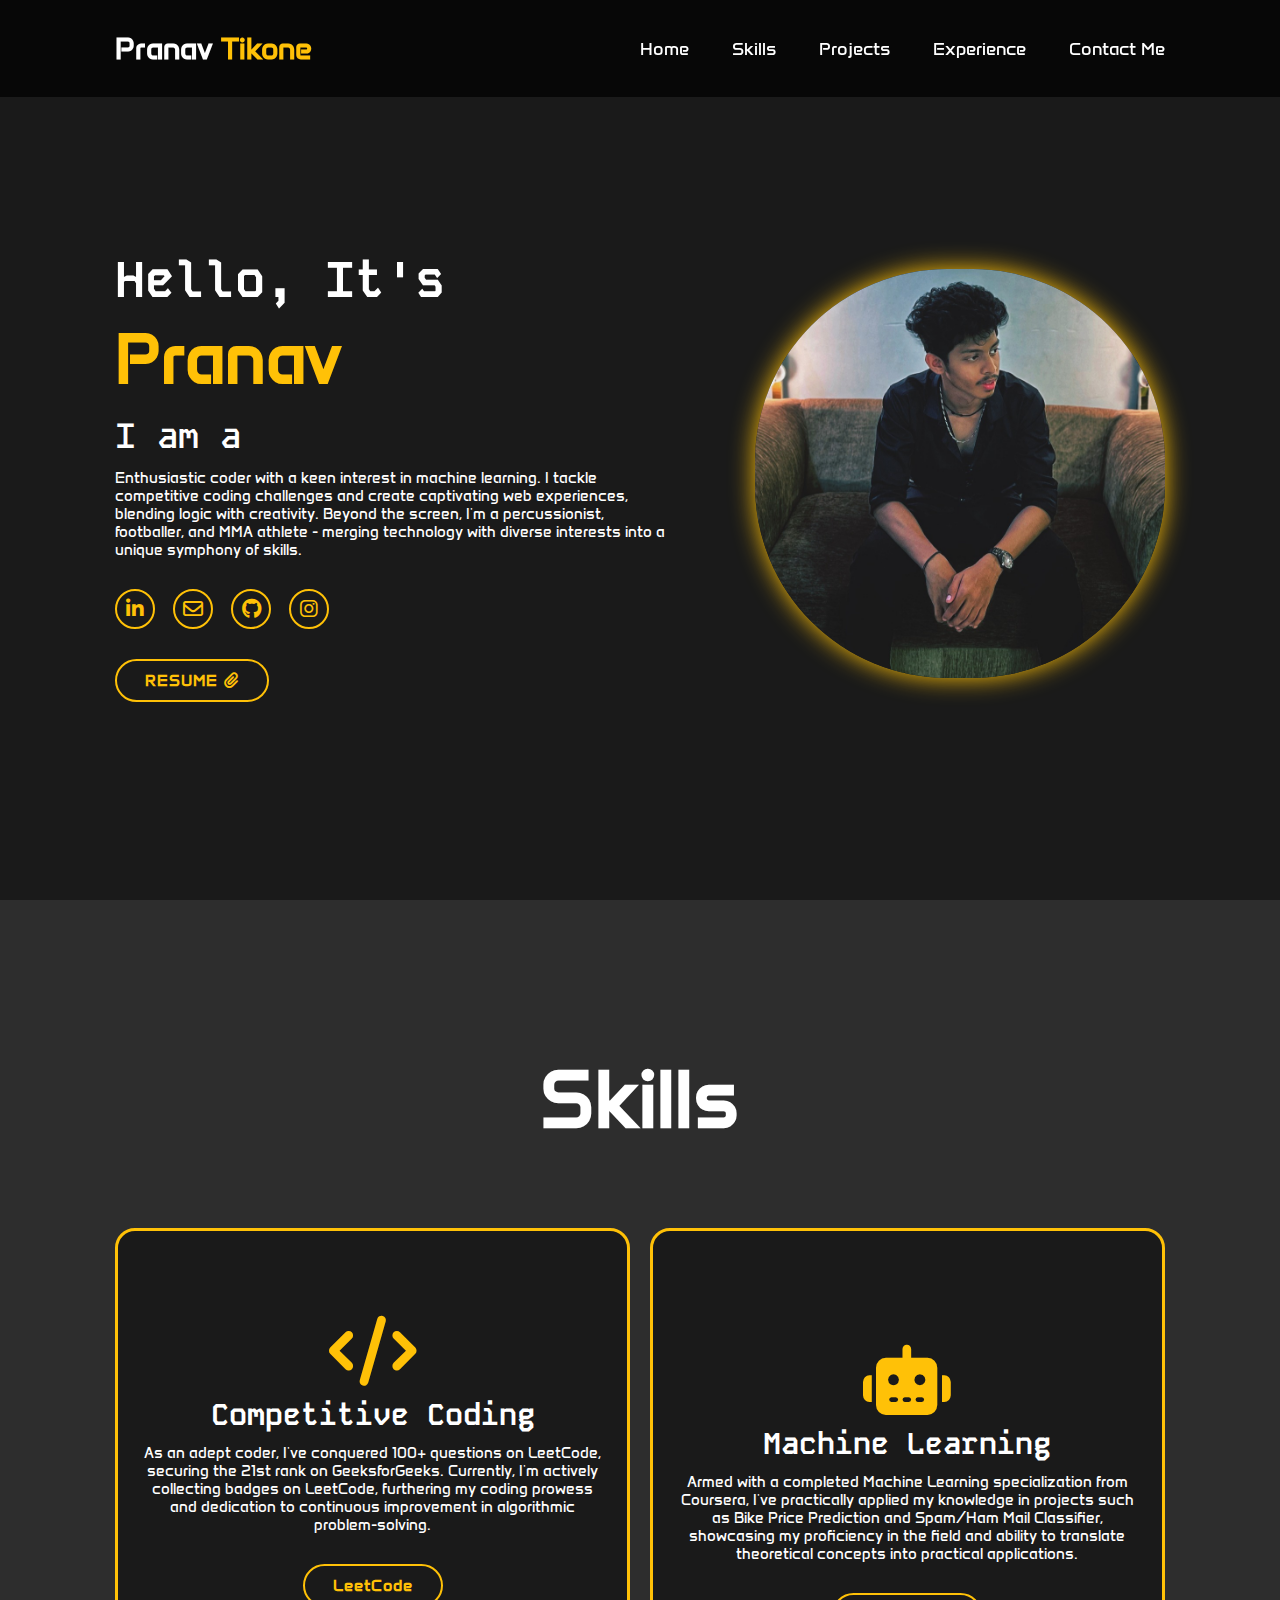
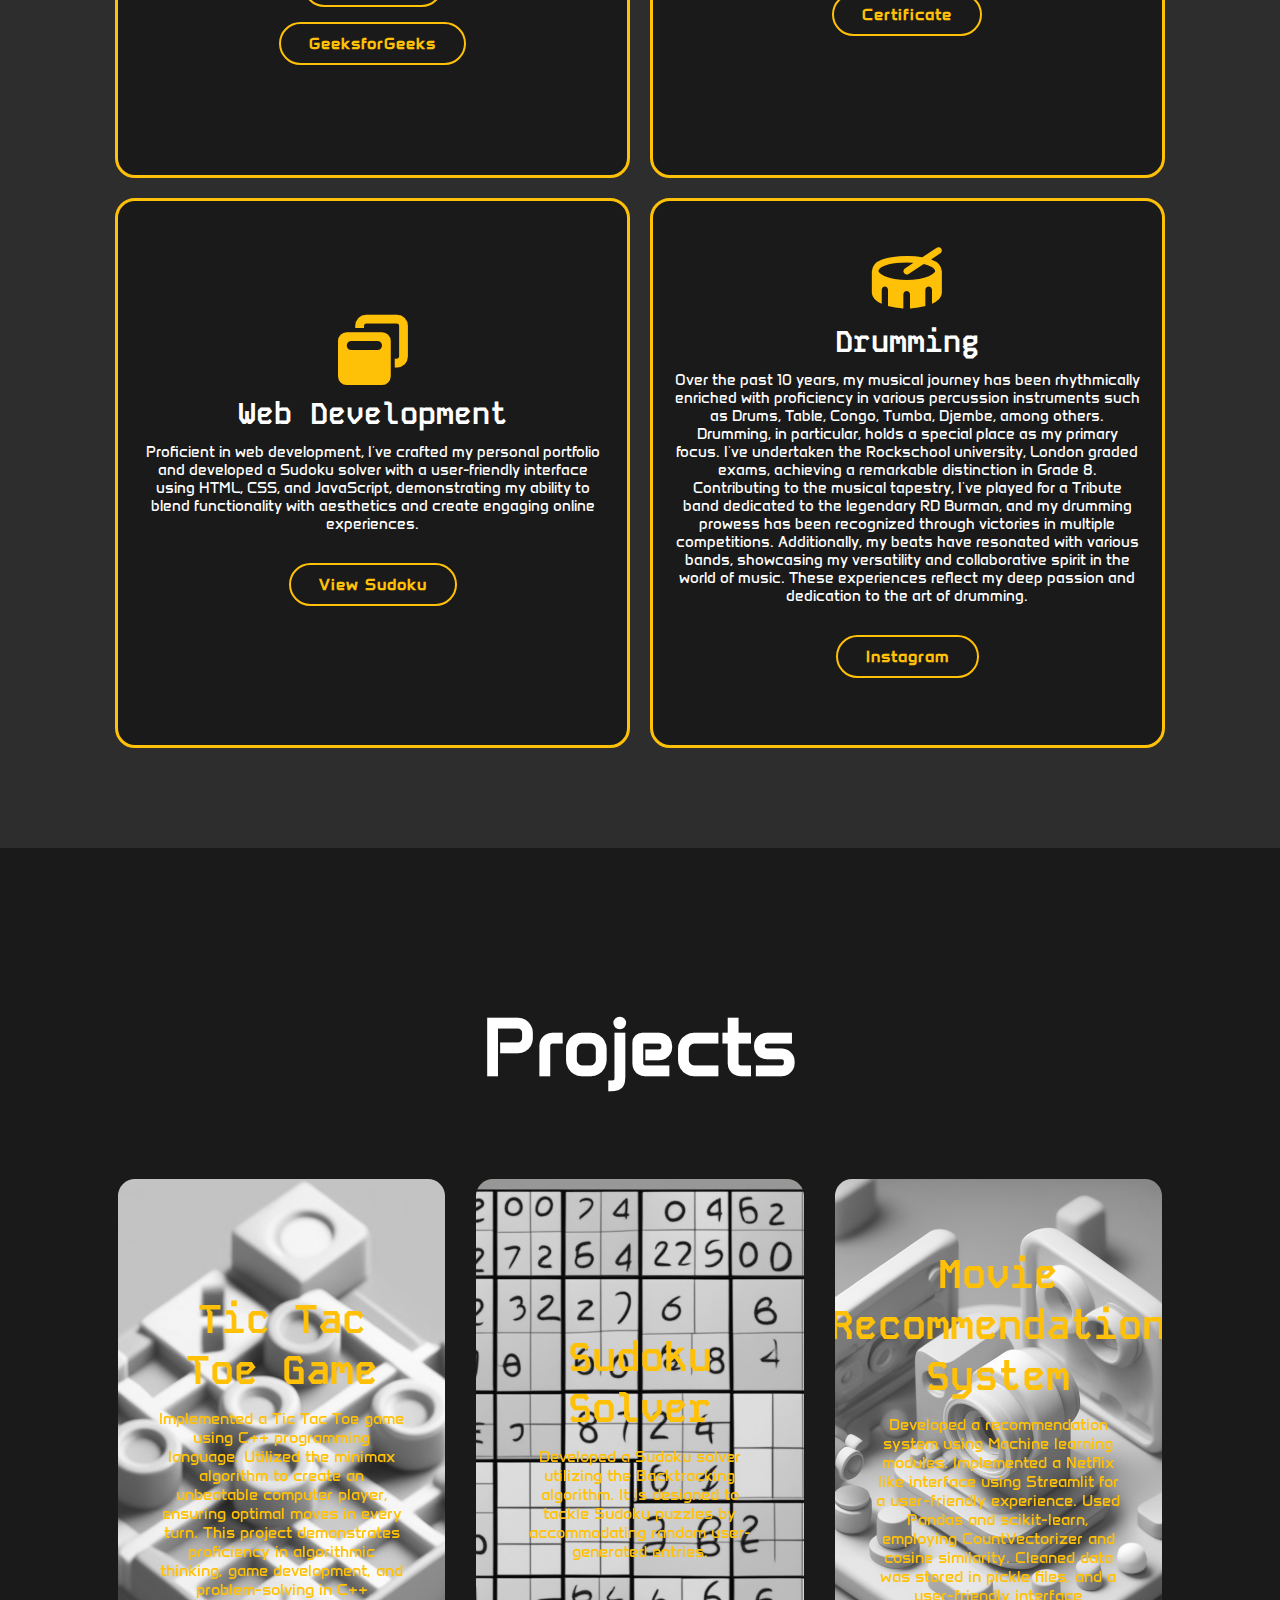
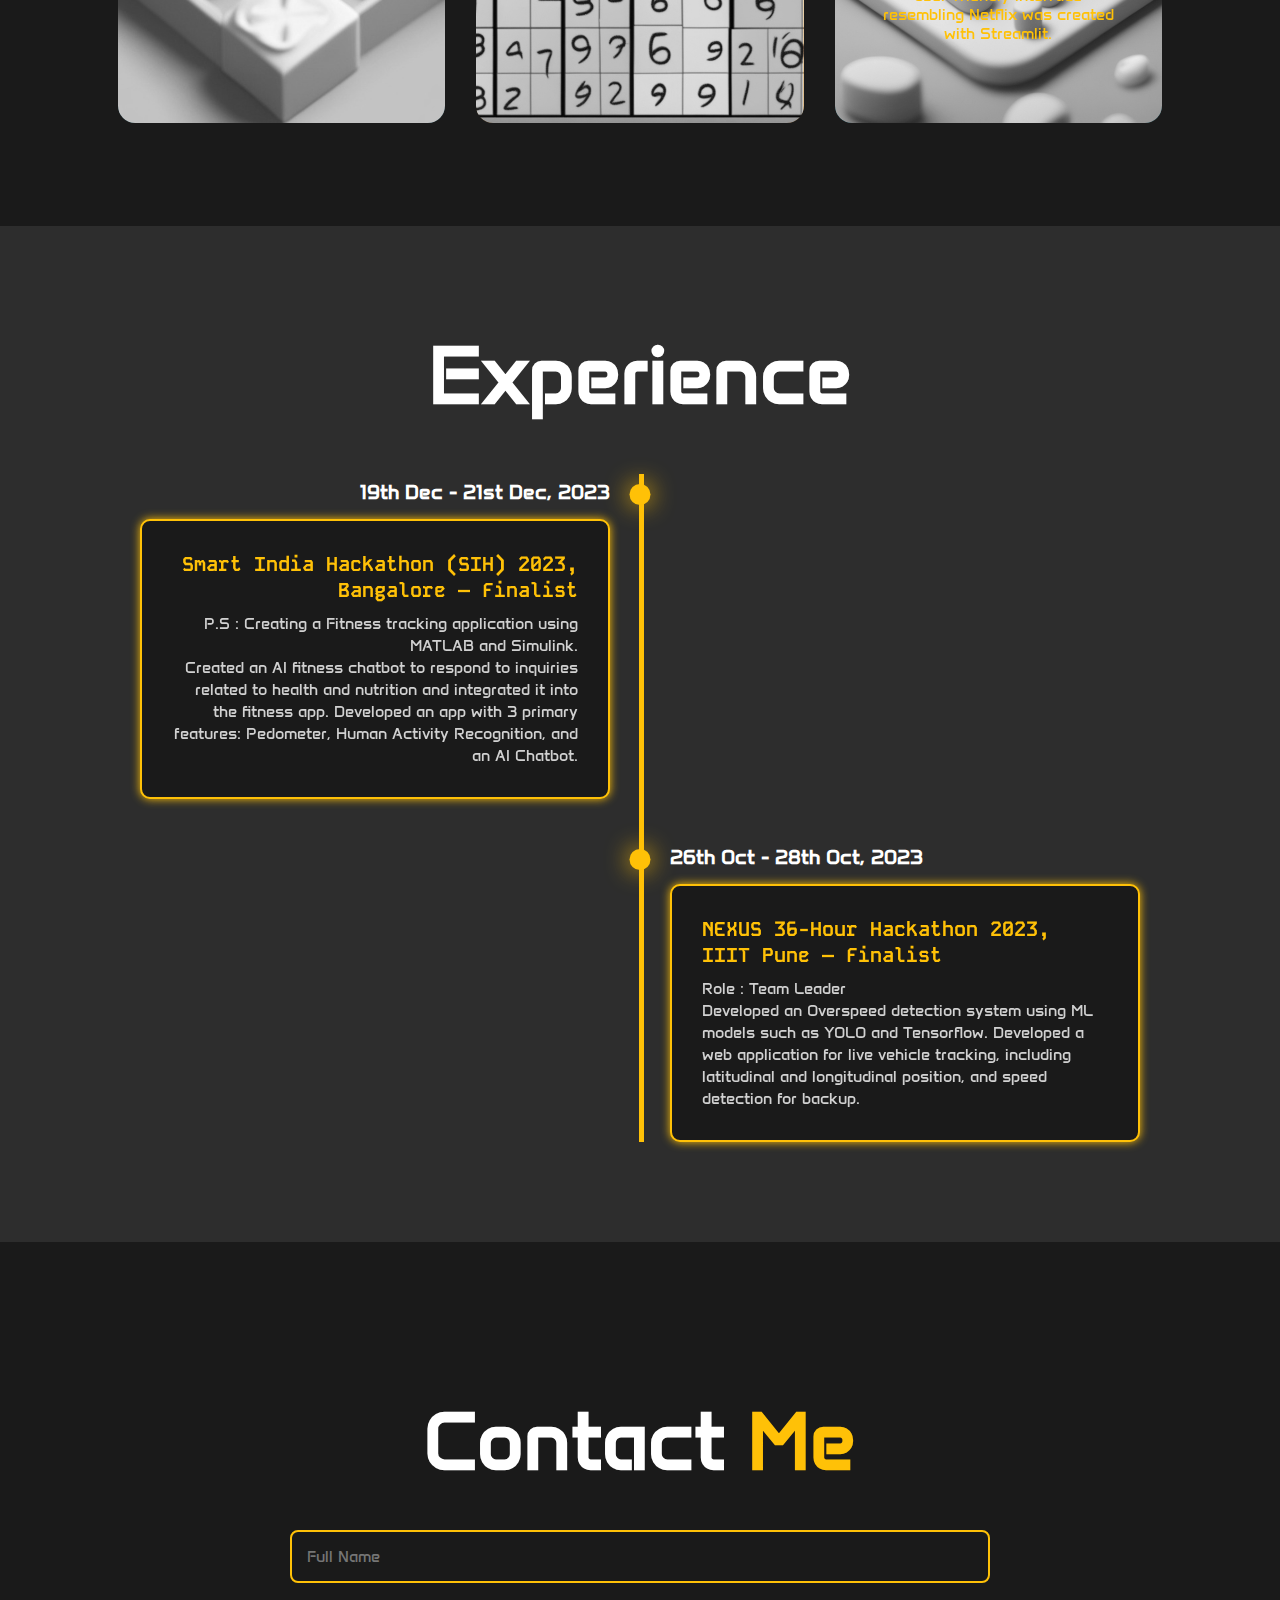
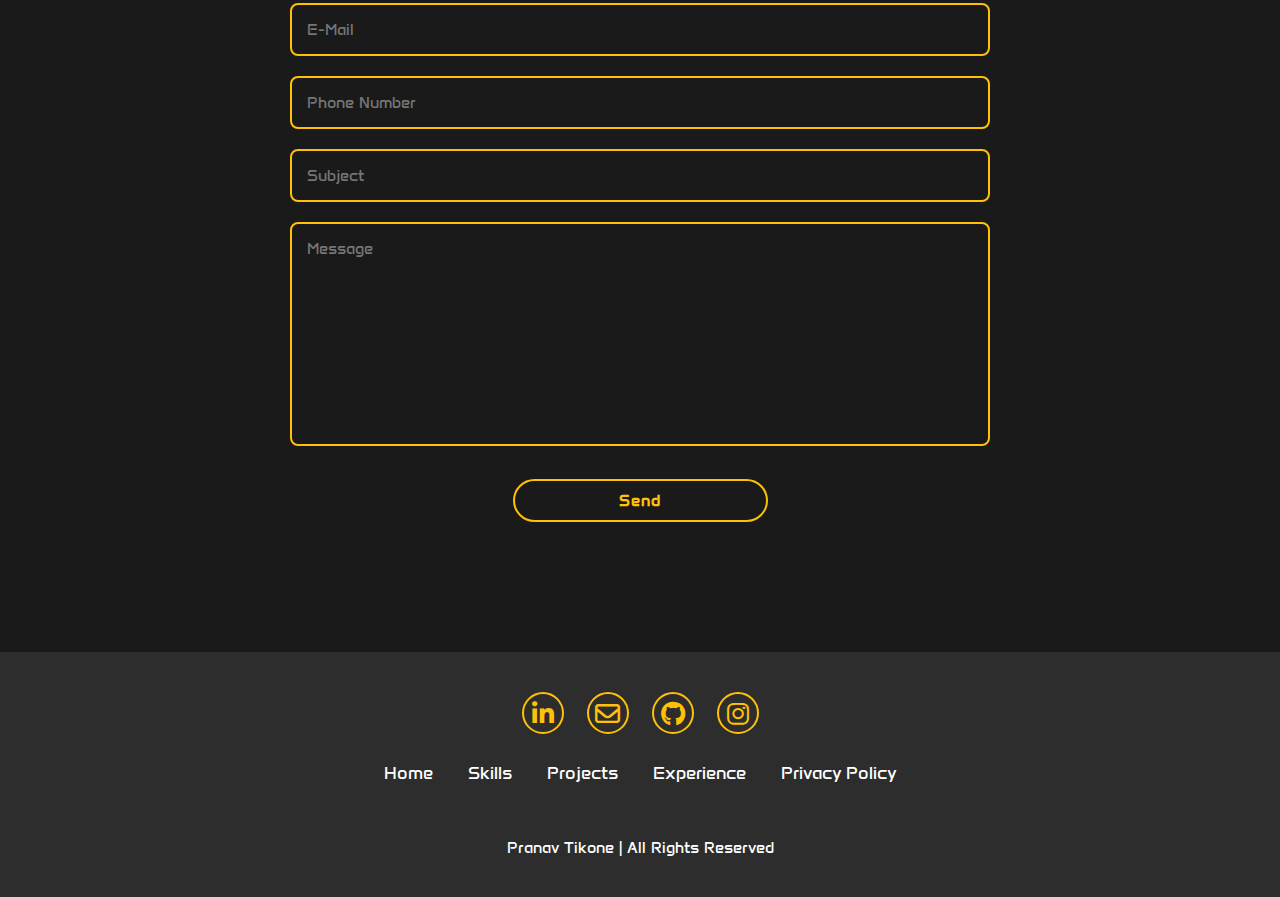
<file: index.html>
<!DOCTYPE html>
<html lang="en">
<head>
    <meta charset="UTF-8">
    <meta name="viewport" content="width=device-width, initial-scale=1.0">
    <title>Pranav Tikone</title>
    <link rel="stylesheet" href="styles.css">
    <link rel="stylesheet" href="https://cdnjs.cloudflare.com/ajax/libs/font-awesome/6.5.1/css/all.min.css">
</head>
<body>
    <header class="header">
        <a href="#home" class="logo">Pranav<span> Tikone</span></a>

        <i class="fa-solid fa-caret-down" id="menu_icon"></i>

        <nav class="navbar">
            <a href="#home" class="active">Home</a>
            <a href="#skills">Skills</a>
            <a href="#projects">Projects</a>
            <a href="#experience">Experience</a>
            <a href="#contact_me">Contact Me</a>
        </nav>
    </header>

    <section class="home" id="home">
        <div class="home_content">
            <h1>Hello, It's <span>Pranav</span></h1>
            <h3 class="text_animation">
                I am a <span></span>
            </h3>
            <p>Enthusiastic coder with a keen interest in machine learning. I tackle competitive coding challenges and create captivating web experiences, blending logic with creativity. Beyond the screen, I'm a percussionist, footballer, and MMA athlete - merging technology with diverse interests into a unique symphony of skills.</p>

            <div class="social_icons">
                <a href="https://www.linkedin.com/in/pranavtikone4904/" target="_blank"><i class="fa-brands fa-linkedin-in"></i></a>
                <a href="mailto:pranavtikone4904@gmail.com" target="_blank"><i class="fa-regular fa-envelope"></i></a>
                <a href="https://github.com/pranav4904" target="_blank"><i class="fa-brands fa-github"></i></a>
                <a href="https://www.instagram.com/a_lunatic_drummer/" target="_blank"><i class="fa-brands fa-instagram"></i></a>
            </div>

            <a href="My Resume.pdf" class="btn" target="_blank">RESUME
                <i class="fa-solid fa-paperclip"></i>

            </a>

        </div>

        <div class="home_img">
            <img src="Images/cropped-Freshers.jpg" alt="My photo">
        </div>

    </section>

    <section class="skills" id="skills">
        <h2 class="heading">Skills</h2>


        <div class="skills_container">
            <div class="skills_box">
                <i class="fa-solid fa-code"></i>
                <h3>Competitive Coding</h3>
                <p> As an adept coder, I've conquered 100+ questions on LeetCode, securing the 21st rank on GeeksforGeeks. Currently, I'm actively collecting badges on LeetCode, furthering my coding prowess and dedication to continuous improvement in algorithmic problem-solving.</p>
                <a href="https://leetcode.com/pranav_494/" target="_blank" class="btn">LeetCode</a>
                <a href="https://auth.geeksforgeeks.org/user/pranav_494" target="_blank" class="btn">GeeksforGeeks</a>
            </div>

            <div class="skills_box">
                <i class="fa-solid fa-robot"></i>
                <h3>Machine Learning</h3>
                <p>Armed with a completed Machine Learning specialization from Coursera, I've practically applied my knowledge in projects such as Bike Price Prediction and Spam/Ham Mail Classifier, showcasing my proficiency in the field and ability to translate theoretical concepts into practical applications.</p>
                <a href="https://www.coursera.org/account/accomplishments/specialization/93JMJQDJ65M5" class="btn" target="_blank">Certificate</a>
            </div>

            <div class="skills_box">
                <i class="fa-solid fa-window-restore"></i>
                <h3>Web Development</h3>
                <p>Proficient in web development, I've crafted my personal portfolio and developed a Sudoku solver with a user-friendly interface using HTML, CSS, and JavaScript, demonstrating my ability to blend functionality with aesthetics and create engaging online experiences.</p>
                <a href="https://pranav4904.github.io/Sudoku-Solver/" class="btn" target="_blank">View Sudoku</a>
            </div>

            <div class="skills_box">
                <i class="fa-solid fa-drum"></i>
                <h3>Drumming</h3>
                <p>Over the past 10 years, my musical journey has been rhythmically enriched with proficiency in various percussion instruments such as Drums, Table, Congo, Tumba, Djembe, among others. Drumming, in particular, holds a special place as my primary focus. I've undertaken the Rockschool university, London graded exams, achieving a remarkable distinction in Grade 8. Contributing to the musical tapestry, I've played for a Tribute band dedicated to the legendary RD Burman, and my drumming prowess has been recognized through victories in multiple competitions. Additionally, my beats have resonated with various bands, showcasing my versatility and collaborative spirit in the world of music. These experiences reflect my deep passion and dedication to the art of drumming.</p>
                <a href="https://www.instagram.com/a_lunatic_drummer/" class="btn" target="_blank">Instagram</a>
            </div>
        </div>
    </section>


    <section class="projects" id="projects">
        <h2 class="heading">Projects</h2>

        <div class="projects_container">

            <div class="projects_box">
                <img src="/Images/cropped-XO 1.jpg" alt="Tic Tac Toe">
                <div class="projects_info">
                    <h4>Tic Tac Toe Game</h4>
                    <p> Implemented a Tic Tac Toe game using C++ programming language. Utilized the
                        minimax algorithm to create an unbeatable computer player, ensuring optimal
                        moves in every turn. This project demonstrates proficiency in algorithmic
                        thinking, game development, and problem-solving in C++</p>
                </div>
            </div>

            <div class="projects_box">
                <img src="/Images/sudoku.jpg" alt="Sudoku Solver">
                <div class="projects_info">
                    <h4>Sudoku Solver</h4>
                    <p> Developed a Sudoku solver utilizing the Backtracking algorithm. It is designed to
                        tackle Sudoku puzzles by accommodating random user-generated entries.</p>
                </div>
            </div>

            <div class="projects_box">
                <img src="/Images/Movie.jpg" alt="Movie recommender">
                <div class="projects_info">
                    <h4>Movie Recommendation System</h4>
                    <p>Developed a recommendation system using Machine learning modules.
                        Implemented a Netflix like interface using Streamlit for a user-friendly
                        experience. Used Pandas and scikit-learn, employing CountVectorizer and
                        cosine similarity. Cleaned data was stored in pickle files, and a user-friendly
                        interface resembling Netflix was created with Streamlit.</p>
                </div>
            </div>

        </div>
    </section>

    <section class="timeline" id="experience">
        <h2 class="heading">Experience</h2>

        <div class="timeline_items">

            <div class="timeline_item">

                <div class="timeline_dot"></div>
                <div class="timeline_date">19th Dec - 21st Dec, 2023</div>
                <div class="timeline_content">
                    <h3>Smart India Hackathon (SIH) 2023, Bangalore — Finalist</h3>
                    <p> P.S : Creating a Fitness tracking application using MATLAB and
                        Simulink.</p>
                    <p> Created an AI fitness chatbot to respond to inquiries related to health
                        and nutrition and integrated it into the fitness app.
                        Developed an app with 3 primary features: Pedometer, Human Activity
                        Recognition, and an AI Chatbot.</p>
                </div>
            </div>

            <div class="timeline_item">

                <div class="timeline_dot"></div>
                <div class="timeline_date">26th Oct - 28th Oct, 2023</div>
                <div class="timeline_content">
                    <h3> NEXUS 36-hour Hackathon 2023, IIIT Pune — Finalist</h3>
                    <p> Role : Team Leader </p>
                    <p>
                        Developed an Overspeed detection system using ML models such as
                        YOLO and Tensorflow.
                        Developed a web application for live vehicle tracking, including
                        latitudinal and longitudinal position, and speed detection for backup.</p>
                </div>
            </div>
        </div>

    </section>


    <section class="contact_me" id="contact_me">
        <h2 class="heading">Contact <span>Me</span></h2>

        <form action="#">

            <div class="input_box">
                <input type="text" placeholder="Full Name">
                <input type="email" placeholder="E-Mail">
            </div>
            <div class="input_box">
                <input type="number" placeholder="Phone Number">
                <input type="text" placeholder="Subject">
            </div>
            <textarea name="" id="" cols="30" rows="10" placeholder="Message"></textarea>
            <input type="submit " value="Send" class="btn">
        </form>
    </section>

    <footer class="footer">
        <div class="social">
                <a href="https://www.linkedin.com/in/pranavtikone4904/" target="_blank"><i class="fa-brands fa-linkedin-in"></i></a>
                <a href="mailto:pranavtikone4904@gmail.com" target="_blank"><i class="fa-regular fa-envelope"></i></a>
                <a href="https://github.com/pranav4904" target="_blank"><i class="fa-brands fa-github"></i></a>
                <a href="https://www.instagram.com/a_lunatic_drummer/" target="_blank"><i class="fa-brands fa-instagram"></i></a>
        </div>

        <ul class="list">
            <li>
                <a href="#home">Home</a>
            </li>

            <li>
                <a href="#skills">Skills</a>
            </li>
            <li>
                <a href="#projects">Projects</a>
            </li>
            <li>
                <a href="#experience">Experience</a>
            </li>
            <li>
                <a href="#">Privacy Policy</a>
            </li>
        </ul>
        <p class="copyright">
            Pranav Tikone | All Rights Reserved
        </p>
    </footer>
    <script src="script.js"></script>
</body>
</html>
</file>
<file: styles.css>
@import url('https://fonts.googleapis.com/css2?family=Fira+Sans&display=swap');
@import url('https://fonts.googleapis.com/css2?family=Fira+Sans&family=Kode+Mono:wght@400..700&display=swap');
@import url('https://fonts.googleapis.com/css2?family=Fira+Sans&family=Kode+Mono:wght@400..700&family=Roboto+Flex:opsz,wght@8..144,100..1000&display=swap');
@import url('https://fonts.googleapis.com/css2?family=Anta&family=Fira+Sans&family=Kode+Mono:wght@400..700&family=Roboto+Flex:opsz,wght@8..144,100..1000&display=swap');

*{
    margin: 0;
    padding: 0;
    box-sizing: border-box;
    text-decoration: none;
    border: none;
    outline: none;
    scroll-behavior: smooth;
    font-family: "Fira Sans", sans-serif;
    /* font-weight: 400;
    font-style: normal; */
}

:root{
    --bg-color: #1a1a1a; 
    --second_bg_color: #2d2d2d; 
    --text-color: #ffffff; 
    --main-color: #ffc107; 
    
}

html{
    font-size: 62.5%;
    overflow-x: hidden;
}

body{
    background-color: var(--bg-color);
    color: var(--text-color);
}

.header{
    position: fixed;
    top: 0; 
    left: 0;
    width: 100%;
    padding: 3rem 9%;
    background: rgba(0, 0, 0, 0.7);
    backdrop-filter: blur(10px);
    display: flex;
    justify-content: space-between;
    align-items: center;
    z-index: 100;
}

.logo{
    font-family: "Anta", sans-serif;
    font-size: 3rem;
    color: var(--text-color);
    font-weight: 800;
    cursor: pointer;
    transition: 0.3s ease-in-out;
}
.logo:hover{
    transform: scale(1.1);
}

.navbar a{
   font-family: "Anta", sans-serif;
   font-size: 1.8rem;
   color: white; 
   margin-left: 4rem;
   font-weight: 500;
   transition: 0.3s ease-in-out;
   border-bottom: 3px solid transparent;
}

.navbar a:hover, .active{
    color: var(--main-color);
    border-bottom: 3px solid var(--main-color);
}

#menu_icon{
    font-size: 3rem;
    color: var(--main-color);
    display: none;
}

section{
    min-height: 100vh;
    padding: 15rem 9% 10rem;
}

.home{
    display: flex;
    justify-content: center;
    align-items: center;
    gap: 8rem;
}

span{
    font-family: "Anta", sans-serif;
    color: var(--main-color);
}

.logo span{
    color: var(--main-color);
}

.home_content h1{
    font-family: "Kode Mono", monospace;
    font-size: 5rem;
    font-weight: 700;
    line-height: 1.3;
}
.home_content h1 span{
    font-size: 7rem;
}
.home_img{
    border-radius: 50%;
}

.home_img img{
    position: relative;
    border-radius: 47%;
    width: 32vw;
    box-shadow: 0 0 25px var(--main-color);
    cursor: pointer;
    transition: 0.4s ease-in-out;
}

.home_img img:hover{
    box-shadow: 0 0 50px var(--main-color),
                0 0 100px var(--main-color);

}

.home_content p{
    font-family: "Anta", sans-serif;
    font-size: 1.5rem;
    font-weight: 400;
}

.social_icons a{
    display: inline-flex;
    justify-content: center;
    align-items: center;
    width: 4rem;
    height: 4rem;
    background: transparent;
    border: 0.2rem solid var(--main-color);
    font-size: 2rem;
    border-radius: 50%;
    color: var(--main-color);
    margin: 3rem 1.5rem 3rem 0;
    transition: 0.3s ease-in-out;
}

.social_icons a:hover{
    color: white;
    transform: scale(1.2)translateY(-5px);
    background-color: var(--main-color);
    box-shadow: 0 0 25px var(--main-color);
}

.btn{
    font-family: "Anta", sans-serif;
    display: inline-block;
    padding: 1rem 2.8rem;
    background: var(--bg-color);
    border-radius: 4rem;
    font-size: 1.6rem;
    color: var(--main-color);
    border: 2px solid var(--main-color);
    letter-spacing: 0.1rem;
    font-weight: 600;
    transition: 0.3s ease-in-out;
    cursor: pointer;
}

.btn:hover{
    transform: scale(1.05);
    background: var(--main-color);
    color: var(--text-color);
    border: 2px solid var(--main-color);
    box-shadow: 0 0 25px var(--main-color);
}

.text_animation{
    font-family: "Kode Mono", monospace;
    font-size: 35px;
    font-weight: 600;
    min-width: 280px;
    margin: 10px 0;
}

.text_animation span{
    position: relative;
}

.text_animation span::before{
    content: "Competitve Coder";
    color: var(--main-color);
    animation: words 20s infinite;
}

.text_animation span::after{
    content: "";
    background-color: var(--bg-color);
    position: absolute;
    width: calc(100% + 8px);
    height: 100%;
    border-left: 3px solid var(--bg-color);
    right: -8px;
    animation: cursor 0.6s infinite, typing 20s steps(14) infinite;
}

@keyframes cursor{
    to{
        border-left: 2px solid var(--main-color);
    }
}

@keyframes words{
    0%,20%{
        content: "Competitive Coder";
    }
    21%,40%{
        content: "Machine Learning Enthusiast";
    }
    41%,60%{
        content: "Web Developer";
    }
    61%,80%{
        content: "Drummer and Percussionist";
    }
    81%,100%{
        content: "Footballer and Martial Artist";
    }
}

@keyframes typing{
    10%,15%,30%,35%,50%,55%,70%,75%,90%,95%{
        width: 0;
    }
    5%,20%,25%,40%,45%,60%,65%,80%,85%{
        width: calc(100% + 8px);
    }
}


.heading{
    font-family: "Anta", sans-serif;
    text-align: center;
    font-size: 8rem;
}

.skills{
    background-color: var(--second_bg_color);
}

.skills h2{
    margin-bottom: 8rem;
}

.skills_container{
    display: flex;
    align-items: center;
    justify-content: center;
    flex-wrap: wrap;
    gap: 2rem;
}

.skills_container .skills_box{
    flex: 1 1 40rem;
    display: flex;
    flex-direction: column;
    align-items: center;
    justify-content: center;
    text-align: center;
    background: var(--bg-color);
    padding: 3rem 2rem 4rem ;
    height: 550px;
    border-radius: 2rem;
    border: 3px solid var(--main-color);
    cursor: pointer;
    transition: 0.3s ease-in-out;
}

.skills_container .skills_box:hover{
    transform: scale(1.02);
    background-color: white;
    color: black;
}

.skills_box i{
    font-size: 7rem;
    color: var(--main-color);
    margin-bottom: 1rem;
}

.skills_box h3{
    font-family: "Kode Mono", monospace;
    font-size: 3rem;
    font-weight: bold;
}

.skills_box p{
    /* font-family: "Kode Mono", monospace; */
    font-family: "Anta", sans-serif;
    font-weight: bold;
    font-size: 1.5rem;
    margin: 1rem 0 3rem;
    font-weight: 200;
}

.skills_box .btn{
    margin-bottom: 15px; 
    background-color: transparent;
}

.skills_box .btn:hover{
    color: var(--main-color);
    background-color: black;
}

::-webkit-scrollbar{
    width: 15px;
}

::-webkit-scrollbar-thumb{
    background-color: var(--main-color);
}

::-webkit-scrollbar-track{
    background-color: var(--bg-color);
    width: 50px;
}

.projects{
    background: var(--bg-color);
}

.projects h2{
    font-family: "Anta", sans-serif;
    margin-bottom: 8rem;
}

.projects_container{
    display: grid;
    grid-template-columns: repeat(3,1fr);
    align-items: center;
    gap: 2.5rem;
}

.projects_container .projects_box{
    position: relative;
    height: 550px;
    overflow: hidden;
    display: flex;
    border-radius: 2rem;
    border: 3px solid transparent;
    transition: 0.5s ease-in-out;
}

.projects_box:hover{
    border: 3px solid var(--main-color);
}

.projects_box img{
    width: 100%;
    height: 100%;
    object-fit: cover;
    transition: 0.5s ease-in-out;
}

.projects_box:hover img{
    transform: scale(1.05);
}

.projects_box .projects_info{
    position: absolute;
    width: 100%;
    height: 100%;
    display: flex;
    justify-content: center;
    align-items: center;
    flex-direction: column;
    text-align: center;
    gap: 1rem;
    padding: 0 4rem;
    cursor: pointer;
    transition: 0.5s ease-in-out;
    backdrop-filter: grayscale(100%);
}

.projects_box .projects_info:hover{
    background: rgba(0,0,0,0.5);
    backdrop-filter: grayscale(0%);
}

.projects_info h4{
    font-family: "Kode Mono", monospace;
    font-size: 4rem;
    color: var(--main-color);
    font-weight: bold;
}

.projects_info p{
    font-family: "Anta", sans-serif;
    font-size: 1.6rem;
    margin: 0.3rem 0 1rem;
    color: var(--main-color);
    font-weight: 200;
}

.timeline {
    background: var(--second_bg_color);
    padding: 100px 15px;
}

.timeline h2 {
    margin-bottom: 5rem;
}

.timeline_items {
    max-width: 1000px;
    margin: auto;
    display: flex;
    flex-wrap: wrap;
    position: relative;
}

.timeline_items::before {
    content: '';
    position: absolute;
    width: 5px;
    height: 100%;
    background-color: var(--main-color);
    left: calc(50% - 1px);
}

.timeline_item {
    margin-bottom: 40px;
    width: 100%;
    position: relative;
}

.timeline_item:last-child {
    margin-bottom: 0;
}

.timeline_item:nth-child(odd) {
    padding-right: calc(50% + 30px);
    text-align: right;
}

.timeline_item:nth-child(even) {
    padding-left: calc(50% + 30px);
}

.timeline_dot {
    height: 21px;
    width: 21px;
    background-color: var(--main-color);
    box-shadow: 0 0 25px var(--main-color);
    position: absolute;
    left: 50%;
    border-radius: 50%;
    top: 10px;
    transform: translateX(-50%);
}

.timeline_date {
    font-family: "Anta", sans-serif;
    font-size: 20px;
    font-weight: 800;
    color: white;
    margin: 6px 0 15px;
}

.timeline_content {
    background-color: var(--bg-color);
    backdrop-filter: blur(20px);
    border: 2px solid var(--main-color);
    box-shadow: 0 0 10px var(--main-color);
    padding: 30px;
    border-radius: 1em;
    cursor: pointer;
    transition: 0.4s ease-in-out;
}

.timeline_content:hover {
    transform: scale(1.05);
    box-shadow: 0 0 25px var(--main-color);
}

.timeline_content h3 {
    font-family: "Kode Mono", monospace;
    font-size: 20px;
    color: var(--main-color);
    margin: 0 0 10px;
    text-transform: capitalize;
    font-weight: 800;
}

.timeline_content p {
    font-family: "Anta", sans-serif;
    color: white;
    opacity: 0.8;
    font-size: 16px;
    font-weight: 400;
    line-height: 22px;
}

.contact_me {
    background-color: var(--bg-color);
}

.contact_me h2 {
    margin-bottom: 3rem;
}

.contact_me form {
    max-width: 70rem;
    margin: 1rem auto;
    text-align: center;
    margin-bottom: 3rem;
}

.contact_me form .input_box {
    display: flex;
    justify-content: center;
    flex-wrap: wrap;
}

.contact_me form .input_box input,
.contact_me form textarea {
    font-family: "Anta", sans-serif;
    width: 100%;
    padding: 1.5rem;
    font-size: 1.6rem;
    color: var(--text-color);
    background: var(--bg-color);
    border-radius: 0.8rem;
    border: 2px solid var(--main-color);
    margin: 1rem 0;
    resize: none;
}

.contact_me form .btn {
    text-align: center;
    margin-top: 2rem;
}

.footer{
    position: relative;
    bottom: 0;
    width: 100%;
    padding: 40px 0;
    background-color: var(--second_bg_color);
}

.footer .social{
    text-align: center;
    padding-bottom: 25px;
    color: white;
}

.footer .social a{
    font-size: 25px;
    color: var(--main-color);
    width: 42px;
    height: 42px;
    border: 2px solid var(--main-color);
    line-height: 42px;
    display: inline-block;
    text-align: center;
    border-radius: 50%;
    margin: 0 10px;
    transition: 0.3s ease-in-out;
}

.footer .social a:hover{
    transform: scale(1.2)translateY(-10px);
    background-color: var(--main-color);
    color: var(--text-color);
    box-shadow: 0 0 25px var(--main-color);
}

.footer ul{
    margin-top: 0;
    padding: 0;
    font-size: 18px;
    line-height: 1.6;
    margin-bottom: 0;
    text-align: center;
}

.footer ul li a{
    font-family: "Anta", sans-serif;
    color: white;
    border-bottom: 3px solid transparent;
    transition: 0.3s ease-in-out;
}

.footer ul li a:hover{
    border-bottom: 3px solid var(--main-color);
}

.footer ul li{
    display: inline-block;
    padding: 0 15px;
}

.footer .copyright{
    font-family: "Anta", sans-serif;
    margin-top: 50px;
    text-align: center;
    font-size: 16px;
    color: white;
}

@media(max-width:1200px){
    html{
        font-size: 55%;
    }
    .projects_container{
        padding-bottom: 7rem;
        grid-template-columns: repeat(1,1fr);
        margin: 0 5rem;
    }
}

@media(max-width:1000px){
    .header{
        padding: 2rem 3%;
    }
    .section{
        padding: 10rem 3% 2rem;
    }
    .skills{
        padding-bottom: 7rem;
    }
    .footer{
        padding: 2rem 3%;
    }
}

@media(max-width:995px){
    #menu_icon{
        display: block;
    }
    .navbar{
        position: absolute;
        top: 100%;
        right: 0;
        width: 50%;
        border-left: 3px solid var(--main-color);
        border-bottom: 3px solid var(--main-color);
        border-bottom-left-radius: 2em;
        padding: 1rem 3%;
        background: rgba(0, 0, 0, 0.9);
        display: none;
    }
    .navbar .active{
        display: block;
    }

    .navbar a{
       display: block;
       font-size: 2rem;
       margin: 3rem 0; 
    }
    .home{
        flex-direction: column;
        margin: 5rem 4rem;
    }
    .home_content h3{
        font-size: 2.6rem;
    }
    .home_content h1{
        font-size: 5rem;
    }
    .home_img img{
        width: 70vw;
        margin-top: 4rem;
    }
    .skills_box{
        margin: 0 5rem;
    }
    .skills h2{
        margin-bottom: 3rem;
    }
    .projects h2{
        margin-bottom: 3rem;
    }
    .timeline_items::before{
        left: 7px;
    }
    .timeline_item:nth-child(odd){
        padding-right: 0;
        text-align: center;
    }
    .timeline_item:nth-child(odd),
    .timeline_item:nth-child(even){
        padding-left: 37px;
    }
    .timeline_dot{
        left: 0;
    }
}
</file>
